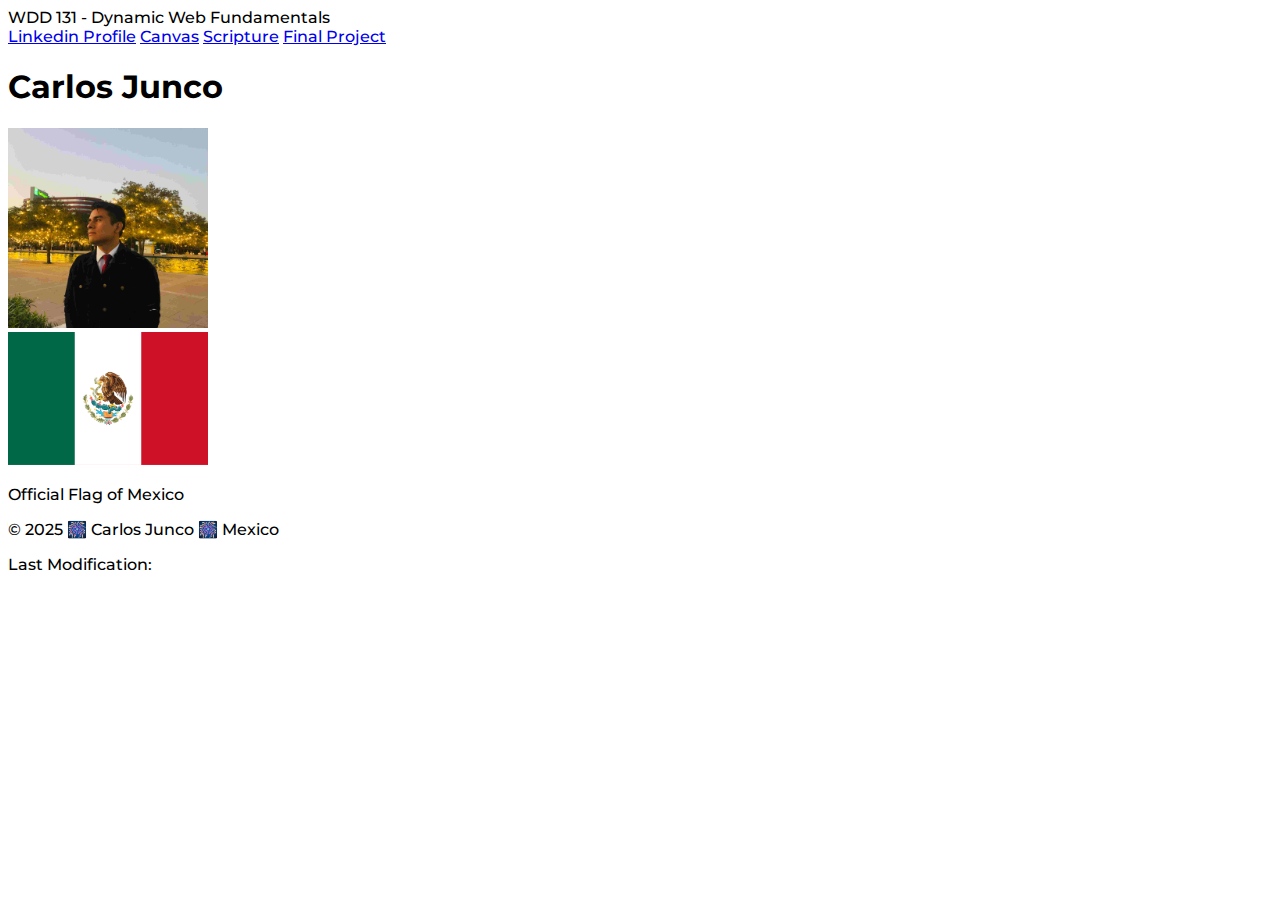
<file: index.html>
<!DOCTYPE html>
<html lang="en">
<head>
    <meta charset="UTF-8">
    <meta name="viewport" content="width=device-width, initial-scale=1.0">
    <title>WDD 131 - Dynamic Web Fundamentals - Carlos Junco</title>
    <meta description content="An index page of the WDD 131 - Dynamic Web Fundamentals Course - Carlos Junco">
    <meta author="Carlos Junco">
    <!-- <link rel="stylesheet" href="styles/base.css"> -->
    <link href="https://fonts.googleapis.com/css2?family=Montserrat:ital,wght@0,100..900;1,100..900&display=swap" rel="stylesheet">
    <style>
        body {
            font-family: "Montserrat", sans-serif;
            font-weight: 500;
        }
    </style>
</head>
<body>
    <header>
        <span id="course-title">WDD 131 - Dynamic Web Fundamentals</span>
        <nav>
            <a href="https://www.linkedin.com/in/carlos-junco-006b58337/">Linkedin Profile</a>
            <a href="https://byupw.instructure.com/">Canvas</a>
            <a href="https://www.churchofjesuschrist.org/study/scriptures/bofm/ether/12?lang=eng&id=p27#p27">Scripture</a>
            <a href="finalproject.html">Final Project</a> <!-- This is a place holder for now -->
        </nav>
    </header>
    <main>
        <h1>Carlos Junco</h1>
        <section class="card">
            <img src="images/profile.jpg" alt="profile image" width="200" height="200">
        </section>
        <section class="card">
            <img src="images/flag-of-mexico.JPEG" alt="flag of mexico image" width="200" height="133">
            <p>Official Flag of Mexico</p>
        </section>
    </main>
    <footer>
        <p>&copy; 2025 <span></span>🎆 Carlos Junco 🎆 Mexico </p>
        <p>Last Modification: </p>
    </footer>
</body>
</html>
</file>
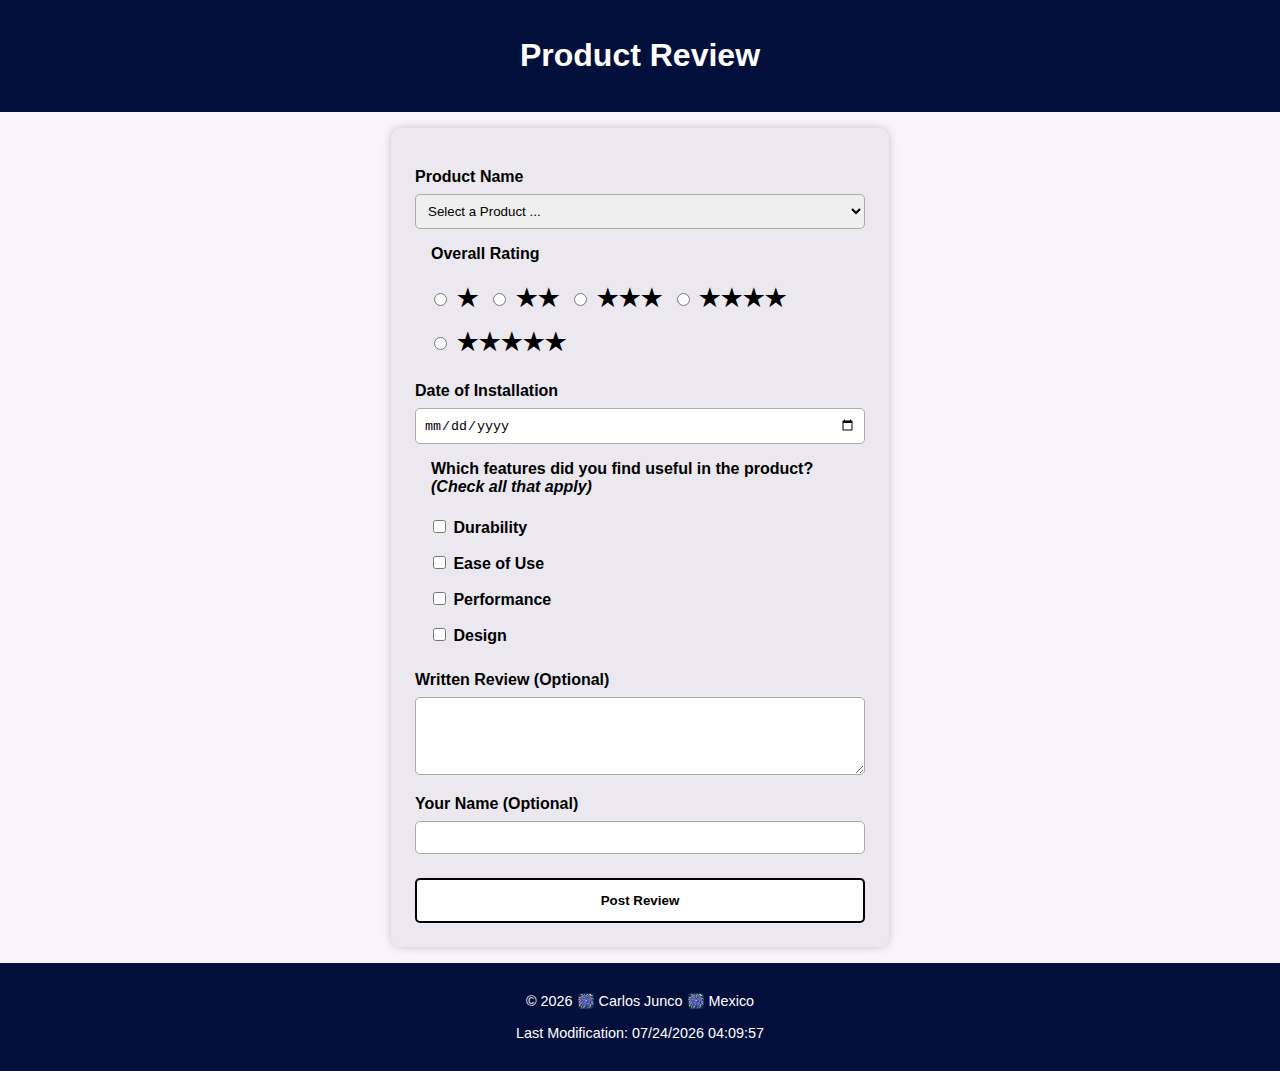
<file: form.html>
<!DOCTYPE html>
<html lang="en-US">

<head>
    <meta charset="UTF-8">
    <meta name="viewport" content="width=device-width, initial-scale=1.0">
    <meta name="author" content="Carlos Junco">
    <meta description="Product Review Form Activity">

    <title>Product Review Form</title>

    <link rel="stylesheet" href="styles/form.css" />
    
    <script src="scripts/form.js" defer></script>
</head>

<body>
    <header>
        <h1>Product Review</h1>
    </header>

    <main>
        <form method="get" action="review.html">
            <!-- Product Name -->
            <label for="productName">Product Name</label>
            <select id="productName" name="productName" required>
                <option value="" disabled selected>Select a Product ...</option>
            </select>

            <!-- Overall Rating -->
            <fieldset>
                <legend>Overall Rating</legend>
                <div class="rating">
                    <label><input type="radio" name="rating" value="1" required> ★</label>
                    <label><input type="radio" name="rating" value="2"> ★★</label>
                    <label><input type="radio" name="rating" value="3"> ★★★</label>
                    <label><input type="radio" name="rating" value="4"> ★★★★</label>
                    <label><input type="radio" name="rating" value="5"> ★★★★★</label>
                </div>
            </fieldset>

            <!-- Date of Installation -->
            <label for="installationDate">Date of Installation</label>
            <input type="date" id="installationDate" name="installationDate" required />

            <!-- Useful Features -->
            <fieldset>
                <legend>Which features did you find useful in the product? <em>(Check all that apply)</em></legend>
                <label><input type="checkbox" id="durability" name="features" value="Durability"> Durability</label>
                <label><input type="checkbox" id="ease" name="features" value="Ease of Use"> Ease of Use</label>
                <label><input type="checkbox" id="performance" name="features" value="Performance"> Performance</label>
                <label><input type="checkbox" id="design" name="features" value="Design"> Design</label>
            </fieldset>

            <!-- Written Review -->
            <label for="reviewText">Written Review <span>(Optional)</span></label>
            <textarea id="reviewText" name="reviewText" rows="4"></textarea>

            <!-- User Name -->
            <label for="userName">Your Name <span>(Optional)</span></label>
            <input type="text" id="userName" name="userName" />

            <!-- Submit -->
            <input type="submit" value="Post Review" class="submit-btn" />
        </form>
    </main>

    <footer>
        <p>&copy; <span id="year"></span> 🎆 Carlos Junco 🎆 Mexico</p>
        <p>Last Modification: <span id="lastModified"></span></p>
    </footer>
</body>

</html>
</file>
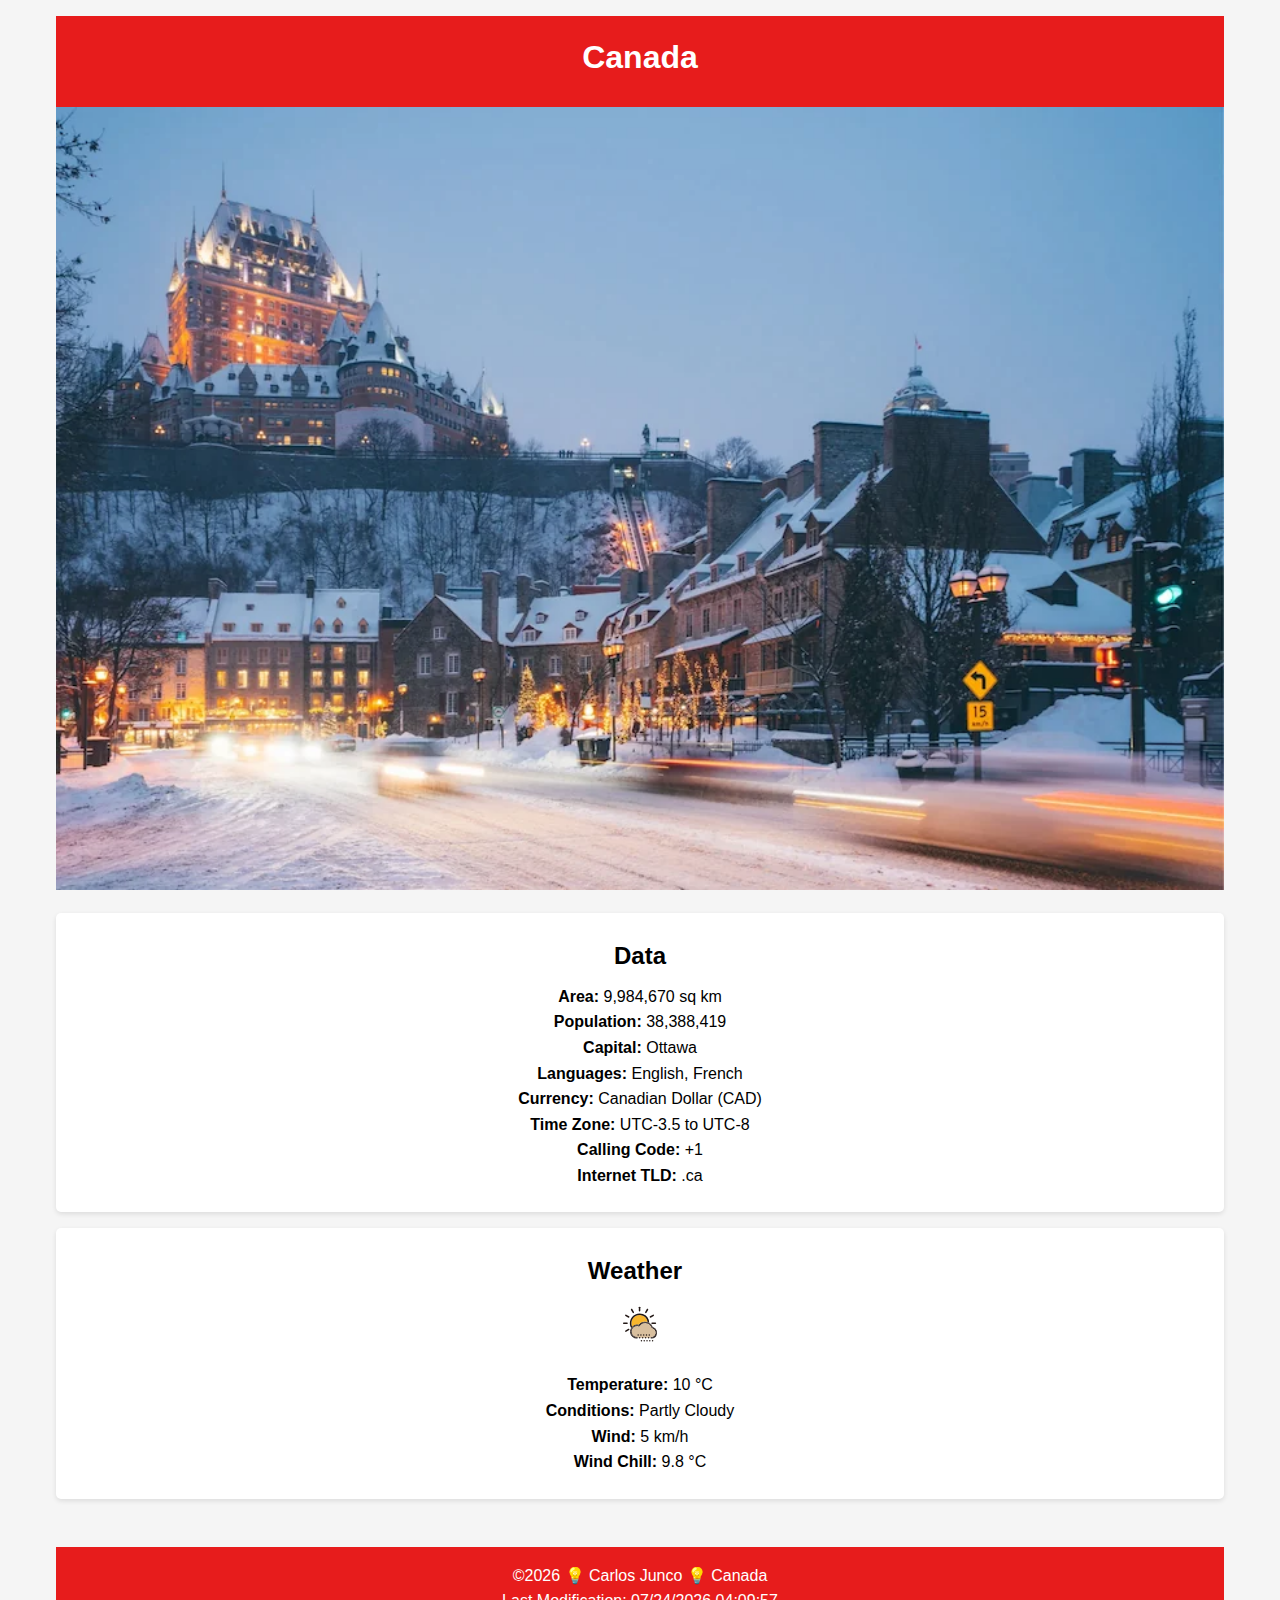
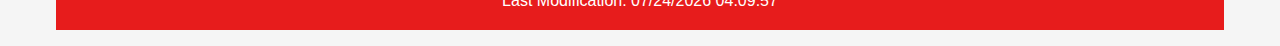
<file: place.html>
<!DOCTYPE html>
<html lang="es">
<head>
    <meta charset="UTF-8">
    <meta name="viewport" content="width=device-width, initial-scale=1.0">
    <title>Canada</title>
    <link rel="stylesheet" href="styles/place.css">
    <script src="scripts/place.js" defer></script>
</head>
<body>
    <header>
        <h1>Canada</h1>
    </header>
    
    <main>
        <div class="hero">
            <picture>
                <source srcset="images/Canada-small.webp" media="(max-width: 600px)">
                <source srcset="images/Canada-medium.webp" media="(max-width: 1200px)">
                <img src="images/Canada-medium.webp" alt="A place of Quebec-Canada" >
            </picture>
        
        
            <section class="data">
                <h2>Data</h2>
                <p><strong>Area:</strong> 9,984,670 sq km</p>
                <p><strong>Population:</strong> 38,388,419</p>
                <p><strong>Capital:</strong> Ottawa</p>
                <p><strong>Languages:</strong> English, French</p>
                <p><strong>Currency:</strong> Canadian Dollar (CAD)</p>
                <p><strong>Time Zone:</strong> UTC-3.5 to UTC-8</p>
                <p><strong>Calling Code:</strong> +1</p>
                <p><strong>Internet TLD:</strong> .ca</p>
            </section>
            
            <section class="weather">
                <h2>Weather</h2>

                <img src="images/weather-icon.svg" alt="weather icon" id="weatherIcon" class="weather-icon">

                <div class="text-weather">
                <p><strong>Temperature:</strong> <span id="temperature">10</span> °C</p>
                <p><strong>Conditions:</strong> Partly Cloudy</p>
                <p><strong>Wind:</strong> <span id="windSpeed">5</span> km/h</p>
                <p><strong>Wind Chill:</strong> <span id="windChill">N/A</span></p>
                </div>
            </section>
        </div>
    </main>
    
    <footer>
        <p>&copy;<span id="currentYear"></span> 💡 Carlos Junco 💡 Canada</p>
        <p>Last Modification: <span id="lastModified"></span></p>
    </footer>
</body>
</html>
</file>
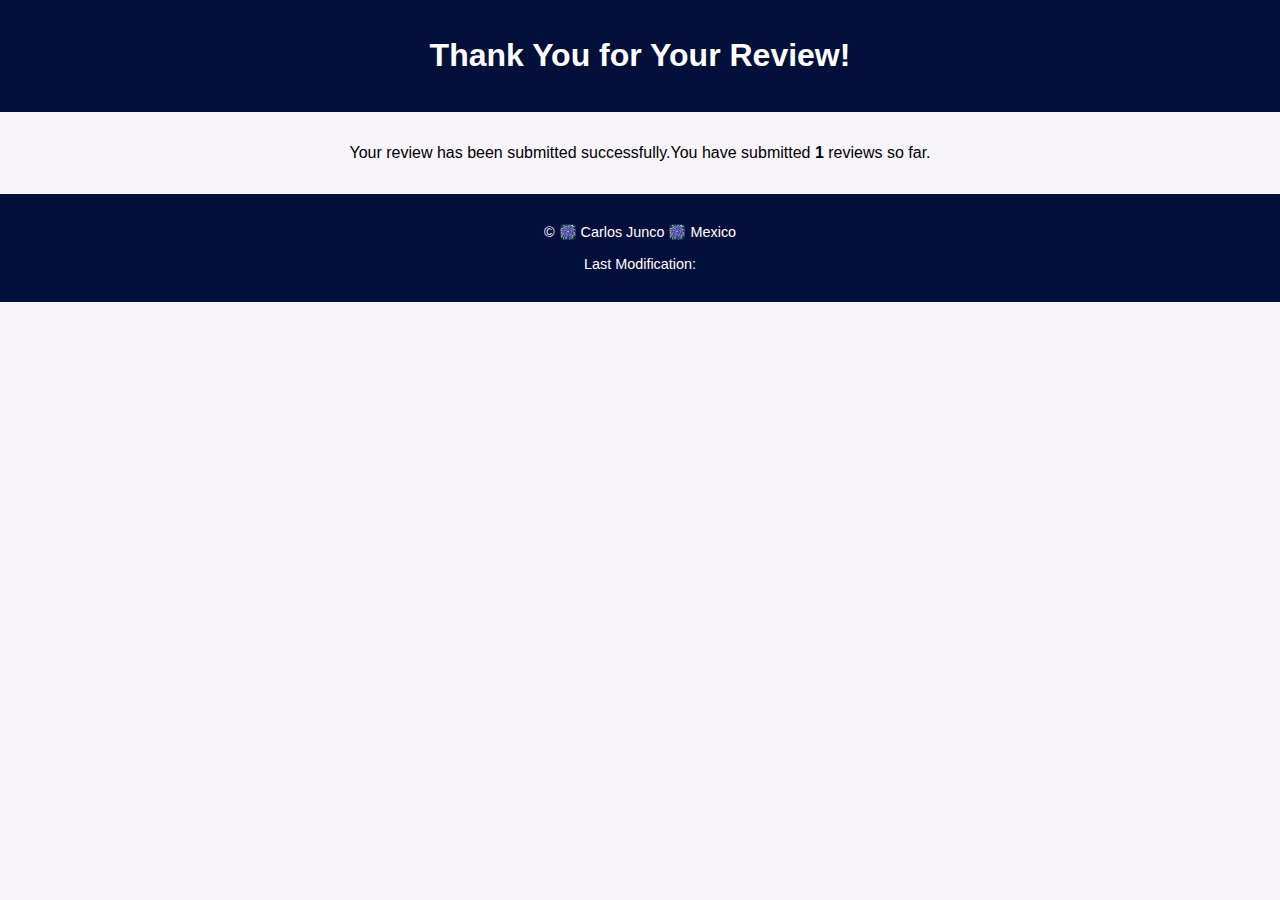
<file: review.html>
<!DOCTYPE html>
<html lang="en-US">

<head>
    <meta charset="UTF-8" />
    <meta name="viewport" content="width=device-width, initial-scale=1.0" />
    <meta name="author" content="Carlos Junco" />
    <meta description="Review Confirmation Page" />

    <title>Review Confirmation</title>

    <link rel="stylesheet" href="styles/form.css" />
    
    <script>
        document.addEventListener("DOMContentLoaded", () => {
            let count = localStorage.getItem("reviewCount") || 0;
            count++;
            localStorage.setItem("reviewCount", count);
            document.getElementById("reviewCounter").textContent = count;
        });
    </script>
</head>

<body>
    <header>
        <h1>Thank You for Your Review!</h1>
    </header>

    <main>
        <p>Your review has been submitted successfully.</p>
        <p>You have submitted <strong id="reviewCounter">0</strong> reviews so far.</p>
    </main>

    <footer>
        <p>&copy; <span id="year"></span> 🎆 Carlos Junco 🎆 Mexico</p>
        <p>Last Modification: <span id="lastModified"></span></p>
    </footer>
</body>

</html>
</file>
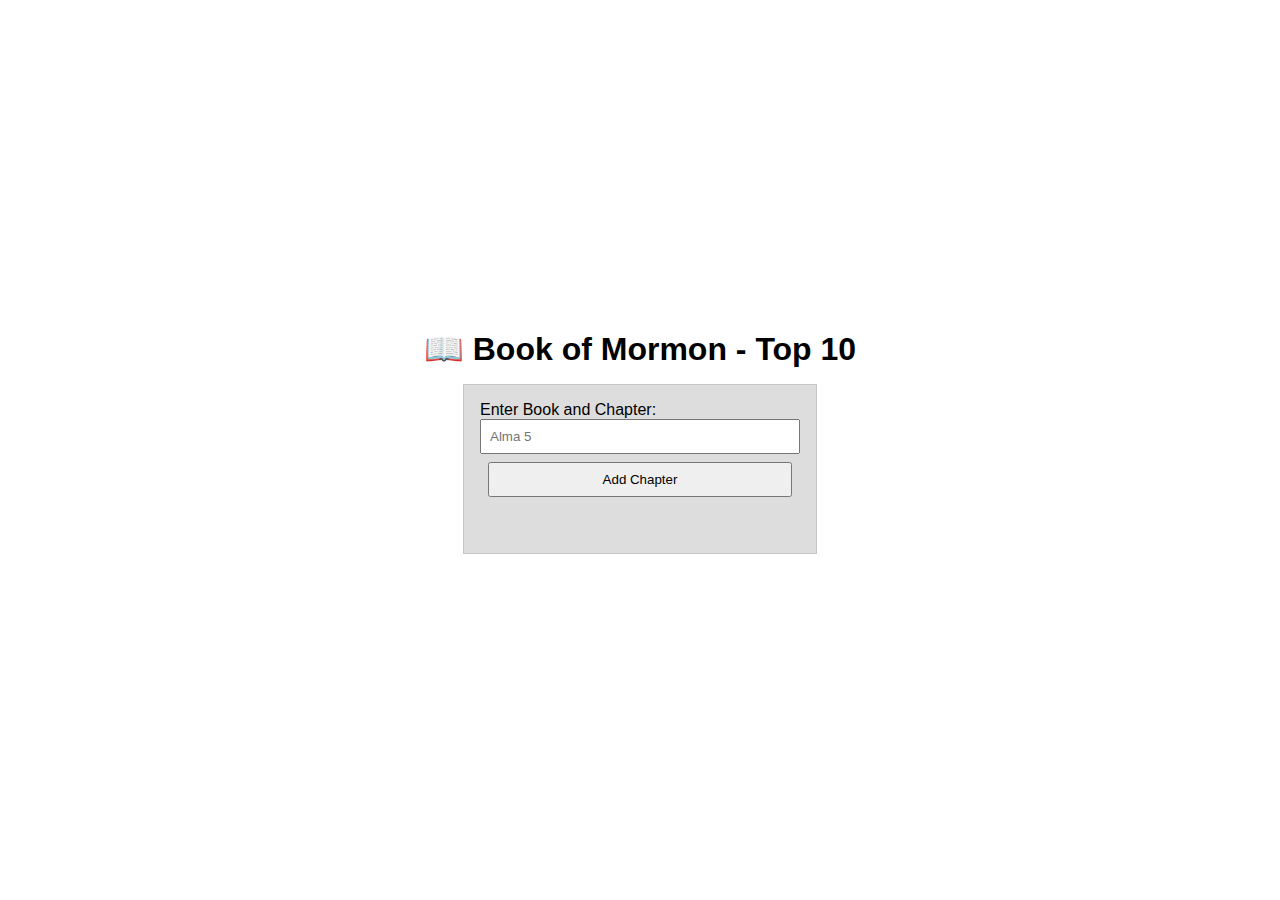
<file: week02/bom.html>
<!DOCTYPE html>
<html lang="en">
<head>
    <meta charset="UTF-8">
    <meta name="viewport" content="width=device-width, initial-scale=1.0">
    <title>Book Of Mormon App</title>
    <meta name="description" content="Book of Mormon app activity">
    <meta name="author" content="Carlos Junco">
    <link rel="stylesheet" href="styles/styles.css">
</head>
<body>
    <h1>📖 Book of Mormon - Top 10</h1>
    <main>
        <label for="favchap">Enter Book and Chapter: </label>
        <input type="text" id="favchap" placeholder="Alma 5">
        <button type="submit">Add Chapter</button>
        <ul id="list"></ul>
    </main>
    <script src="scripts/main.js"></script>
</body>
</html>
</file>
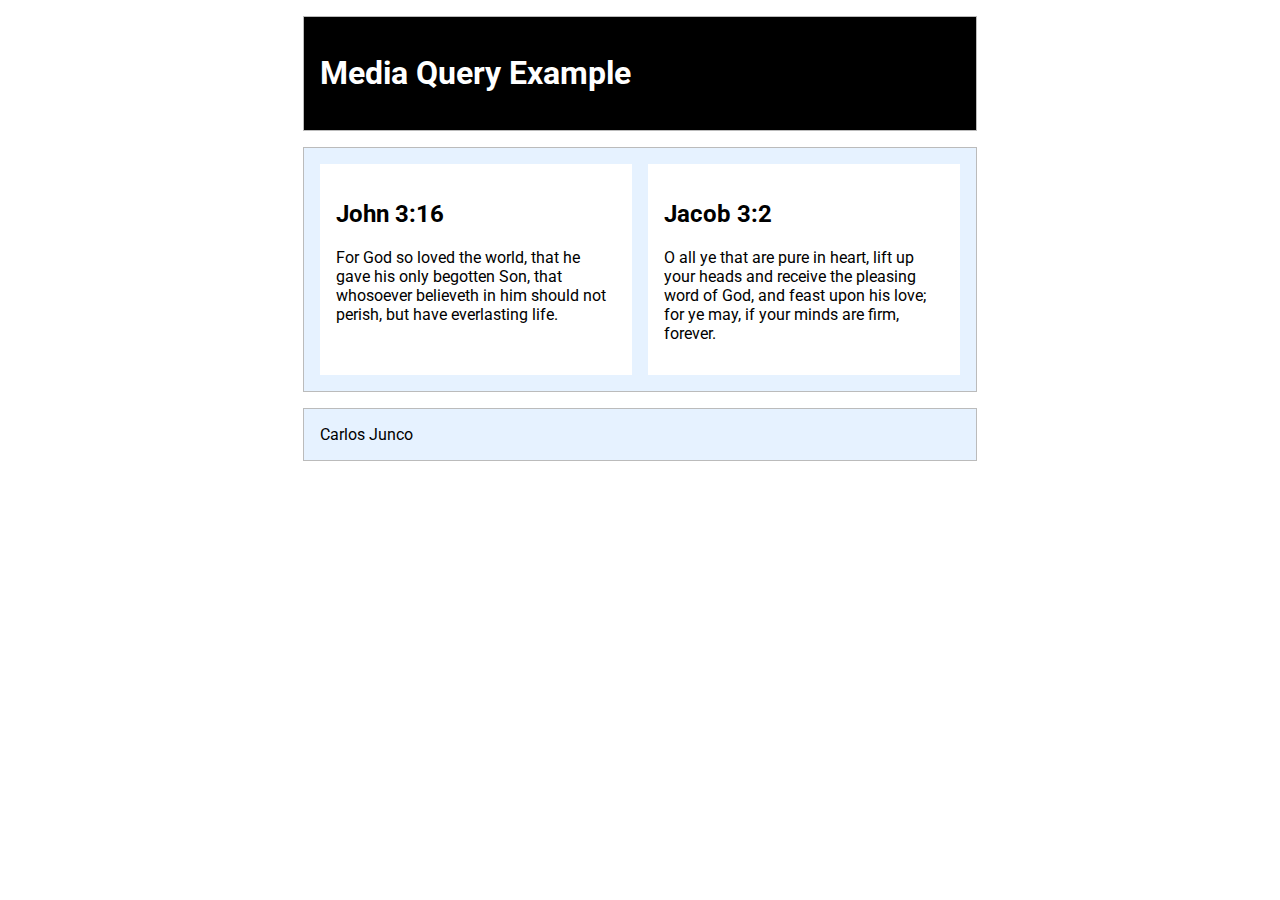
<file: week02/media-query.html>
<!DOCTYPE html>
<html lang="en">

<head>
    <meta charset="UTF-8">
    <meta name="viewport" content="width=device-width, initial-scale=1.0">
    <title>WDD 131 - Media Query Example</title>
    <meta name="description" content="Media Query learning activity example page.">
    <meta name="author" content="Carlos Junco">
    <link rel="preconnect" href="https://fonts.googleapis.com">
    <link rel="preconnect" href="https://fonts.gstatic.com" crossorigin>
    <link href="https://fonts.googleapis.com/css2?family=Roboto&display=swap" rel="stylesheet">
    <link rel="stylesheet" href="styles/media-query.css">
    <link rel="stylesheet" href="styles/media-query-large.css">
</head>

<body>
    <header>
        <h1>Media Query Example</h1>
    </header>
    <main>
        <section>
            <h2>John 3:16</h2>
            <p>For God so loved the world, that he gave his only begotten Son, that whosoever believeth in him should
                not perish, but have everlasting life.</p>
        </section>
        <section>
            <h2>Jacob 3:2</h2>
            <p>O all ye that are pure in heart, lift up your heads and receive the pleasing word of God, and feast upon
            his love; for ye may, if your minds are firm, forever.</p>
        </section>
    </main>
    <footer>Carlos Junco</footer>
</body>

</html>
</file>
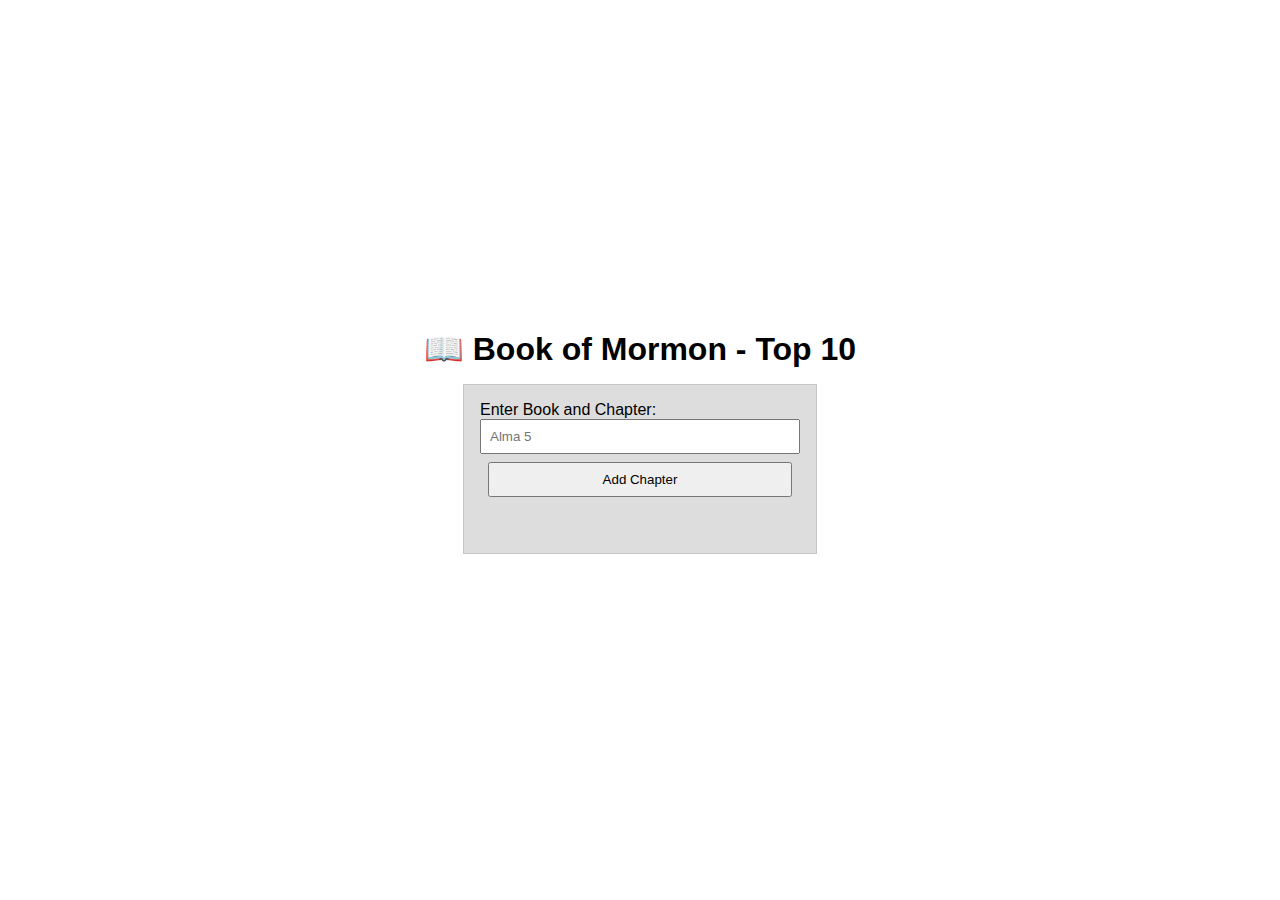
<file: week05/bom-copy.html>
<!DOCTYPE html>
<html lang="en">

<head>
    <meta charset="UTF-8">
    <meta name="viewport" content="width=device-width, initial-scale=1.0">
    <title>Book Of Mormon App</title>
    <meta name="description" content="Book of Mormon app activity">
    <meta name="author" content="Carlos Junco">
    <link rel="stylesheet" href="/week05/css/bom.css">
</head>

<body>
    <h1>📖 Book of Mormon - Top 10</h1>
    <main>
        <label for="favchap">Enter Book and Chapter: </label>
        <input type="text" id="favchap" placeholder="Alma 5">
        <button type="submit">Add Chapter</button>
        <ul id="list"></ul>
    </main>
    <script src="/week05/js/main.js"></script>
</body>

</html>
</file>
<file: styles/base.css>
/* Font Setup */
body {
  font-family: 'Open Sans', sans-serif;
  margin: 0;
  padding: 0;
  background-color: #ffffff;
  color: #222;
}

/* Header Styles */
header {
  background-color: #003366;
  color: white;
  padding: 1rem;
  text-align: center;
}

#course-title {
  display: block;
  font-size: 1.5rem;
  font-weight: bold;
}

#course-title strong {
  color: #FFD700;
}

nav {
  display: flex;
  justify-content: center;
  gap: 1.5rem;
  margin-top: 0.5rem;
}

nav a {
  color: white;
  text-decoration: none;
  padding: 0.3rem 0.6rem;
  border-radius: 5px;
  transition: background-color 0.3s;
}

nav a:hover {
  background-color: #0055a5;
}

/* Main Layout */
main {
  max-width: 1000px;
  margin: 2rem auto;
  padding: 1rem;
  display: grid;
  grid-template-columns: 1fr 1fr;
  gap: 2rem;
}

h1 {
  grid-column: 1 / -1;
  text-align: center;
  color: #003366;
}

/* Card Layout */
.card {
  background-color: #f9f9f9;
  border: 1px solid #ccc;
  border-radius: 8px;
  padding: 1rem;
}

.card h2 {
  background-color: #0d4d79;
  color: white;
  padding: 0.5rem;
  border-radius: 5px;
  text-align: center;
}

.card .content {
  display: flex;
  align-items: flex-start;
  gap: 1rem;
  margin-top: 1rem;
}

.card .profile-img {
  width: 150px;
  border-radius: 5px;
}

.card .flag-img {
  width: 150px;
  border: 1px solid #000;
}

hr {
  margin: 1rem 0;
}

/* Footer Styles */
footer {
  background-color: #003366;
  color: white;
  text-align: center;
  padding: 1rem;
  font-size: 0.9rem;
}

footer p {
  margin: 0.5rem 0;
}

#lastModified {
  color: #FFD700;
}



/* :root {
    --primary-color: #070001;
    --secondary-color: #e9e0d1;
    --accent1-color: #91a398;
    --accent2-color: #33605a;
    --accent3-color: #68462b;
}*/
</file>
<file: styles/form.css>
body {
  font-family: Arial, sans-serif;
  background-color: #f7f4fa;
  margin: 0;
  padding: 0;
}

header {
  background-color: #04103c;
  color: white;
  text-align: center;
  padding: 1rem;
}

main {
  display: flex;
  justify-content: center;
  padding: 1rem;
}

form {
  background-color: #d3cdd84f;
  padding: 1.5rem;
  border-radius: 10px;
  width: 100%;
  max-width: 450px;
  box-shadow: 0 0 10px rgba(0, 0, 0, 0.2);
}

label, legend {
  display: block;
  font-weight: bold;
  margin-top: 1rem;
}

input[type="text"],
select,
textarea,
input[type="date"] {
  width: 100%;
  padding: 0.5rem;
  margin-top: 0.5rem;
  border-radius: 5px;
  border: 1px solid #aaa;
  box-sizing: border-box;
}

fieldset {
  border: none;
  margin-top: 1rem;
}

.rating label {
  display: inline-block;
  margin-right: 0.3rem;
  font-size: 1.5rem;
  cursor: pointer;
}

textarea {
  resize: vertical;
}

.submit-btn {
  display: block;
  width: 100%;
  padding: 0.8rem;
  margin-top: 1.5rem;
  background-color: white;
  border: 2px solid black;
  font-weight: bold;
  border-radius: 5px;
  cursor: pointer;
}

footer {
  background-color: #04103c;
  color: white;
  text-align: center;
  padding: 1rem;
  font-size: 0.9rem;
}
</file>
<file: styles/place.css>
/* styles/place.css */
:root {
    --color-white: #FFFFFF;
    --color-red: #e71c1c;
    --color-green: #007E39;
    --color-text: #000000;
    --color-bg: #F5F5F5;
    --color-brown: #8B4513;
}

* {
    margin: 0;
    padding: 0;
    box-sizing: border-box;
}

body {
    font-family: 'Segoe UI', Tahoma, Geneva, Verdana, sans-serif;
    line-height: 1.6;
    color: var(--color-text);
    background-color: var(--color-bg);
    max-width: 1200px;
    margin: 0 auto;
    padding: 1rem;
}

header {
    text-align: center;
    padding: 1rem;
    background: var(--color-red);
    color: var(--color-white);
}

h1, h2 {
    margin-bottom: 0.5rem;
    
}

.hero img {
    width: 100%;
    height: auto;
    margin-bottom: 1rem;
}

.data, .weather {
    background-color: var(--color-white);
    text-align: center;
    padding: 1.5rem;
    margin-bottom: 1rem;
    border-radius: 5px;
    box-shadow: 0 2px 5px rgba(0,0,0,0.1);
}

.weather {
    display: block;
    align-items: center;
    justify-content: center;
}

.weather h2{
    margin-right: 10px;
}

.weather img {
    width: 50px;
    height: 50px;
}

.weather h2::after {
    content: " ⛅";
}

footer {
    text-align: center;
    padding: 1rem;
    margin-top: 2rem;
    background-color: var(--color-red);
    color: var(--color-white);
}

@media (max-width: 768px) {
    .weather-icon {
        display: none;
    }
}


@media (min-width: 768px) {
    main {
        display: grid;
        grid-template-columns: 1fr 1fr;
        gap: 1rem;
    }
    
    .hero {
        grid-column: 1 / -1;
    }
    
    .weather h2::after {
        content: "";
    }

}
</file>
<file: week02/styles/styles.css>
* {
    margin: 0;
    padding: 0;
}

body {
    height: 100vh;
    display: flex;
    flex-direction: column;
    align-items: center;
    justify-content: center;
    font-family: Acme, Arial, sans-serif;
}

h1 {
    font-size: 1.5rem;
}

main {
    margin: 1rem auto;
    border: 1px solid rgb(0 0 0 / 0.1);
    padding: 1rem;
    background-color: #ddd;
    display: flex;
    flex-direction: column;
}

input,
button {
    padding: 0.5rem;
}

button {
    margin: 0.5rem;
}

.delete {
    width: fit-content;
}

.input {
    display: flex;
    gap: 1rem;
}

.list {
    padding: 0.5rem;
}

ul {
    margin: 1rem;
    list-style: none;
}

li {
    display: flex;
    align-items: center;
    justify-content: space-between;
}

@media only screen and (min-width: 32.5em) {
    h1 {
        font-size: 2rem;
    }

    main {
        width: 320px;
    }
}
</file>
<file: week02/styles/media-query.css>
body {
    font-family: 'Roboto', sans-serif;
}

header,
main,
footer {
    width: 640px;
    margin: 1rem auto;
    border: 1px solid #bbb;
    padding: 1rem;
    background-color: #e6f2ff;
}

main {
    display: grid;
    grid-template-columns: 1fr;
    grid-gap: 1rem;
}

section {
    padding: 1rem;
    background-color: #fff;
}
</file>
<file: week02/styles/media-query-large.css>
@media screen and (min-width: 500px){
    header {
        background-color: black;
        color: white;
    }

    main {
        grid-template-columns: 1fr 1fr;
    }
}
</file>
<file: week05/css/bom.css>
* {
    margin: 0;
    padding: 0;
}

body {
    height: 100vh;
    display: flex;
    flex-direction: column;
    align-items: center;
    justify-content: center;
    font-family: Acme, Arial, sans-serif;
}

h1 {
    font-size: 1.5rem;
}

main {
    margin: 1rem auto;
    border: 1px solid rgb(0 0 0 / 0.1);
    padding: 1rem;
    background-color: #ddd;
    display: flex;
    flex-direction: column;
}

input,
button {
    padding: 0.5rem;
}

button {
    margin: 0.5rem;
}

.delete {
    width: fit-content;
}

.input {
    display: flex;
    gap: 1rem;
}

.list {
    padding: 0.5rem;
}

ul {
    margin: 1rem;
    list-style: none;
}

li {
    display: flex;
    align-items: center;
    justify-content: space-between;
}

@media only screen and (min-width: 32.5em) {
    h1 {
        font-size: 2rem;
    }

    main {
        width: 320px;
    }
}
</file>
